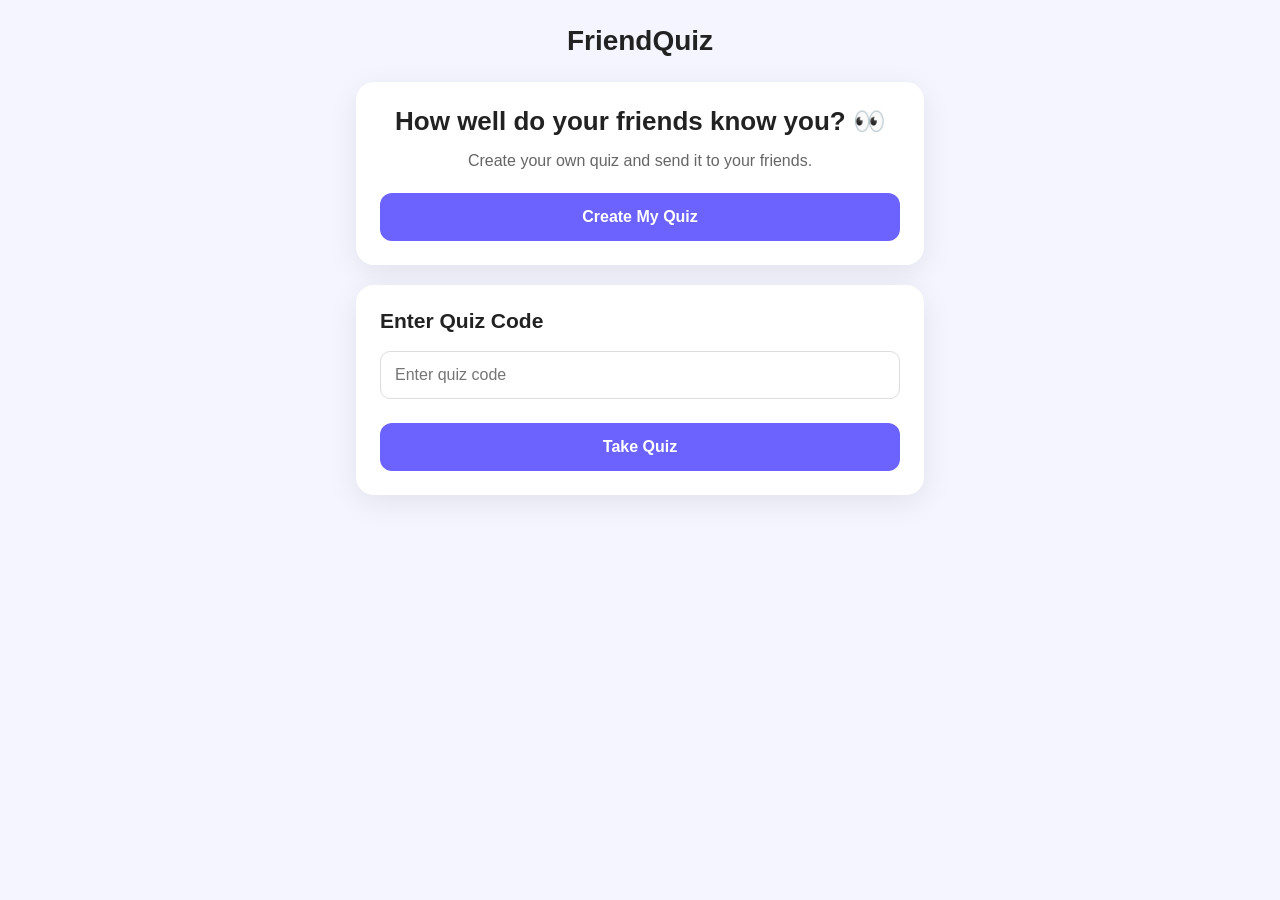
<file: index.html>
<!DOCTYPE html>
<html lang="en">
<head>
  <meta charset="UTF-8">
  <meta name="viewport" content="width=device-width, initial-scale=1.0">
  <title>FriendQuiz</title>
  <link rel="stylesheet" href="style.css">
</head>

<body>

  <div class="container">

    <div class="logo">FriendQuiz</div>

    <div class="card hero">
      <h1>How well do your friends know you? 👀</h1>

      <p>
        Create your own quiz and send it to your friends.
      </p>

      <a href="create.html" class="btn">
        Create My Quiz
      </a>
    </div>

    <div class="card">
      <h2>Enter Quiz Code</h2>

      <input
        type="text"
        id="quizCode"
        placeholder="Enter quiz code"
        maxlength="20"
      >

      <button class="btn" onclick="openQuiz()">
        Take Quiz
      </button>
    </div>

  </div>

  <script>
    function openQuiz() {
      const code = document.getElementById("quizCode").value.trim();

      if (!code) {
        alert("Please enter a quiz code.");
        return;
      }

      window.location.href =
        "quiz.html?code=" + encodeURIComponent(code);
    }
  </script>

</body>
</html>
</file>
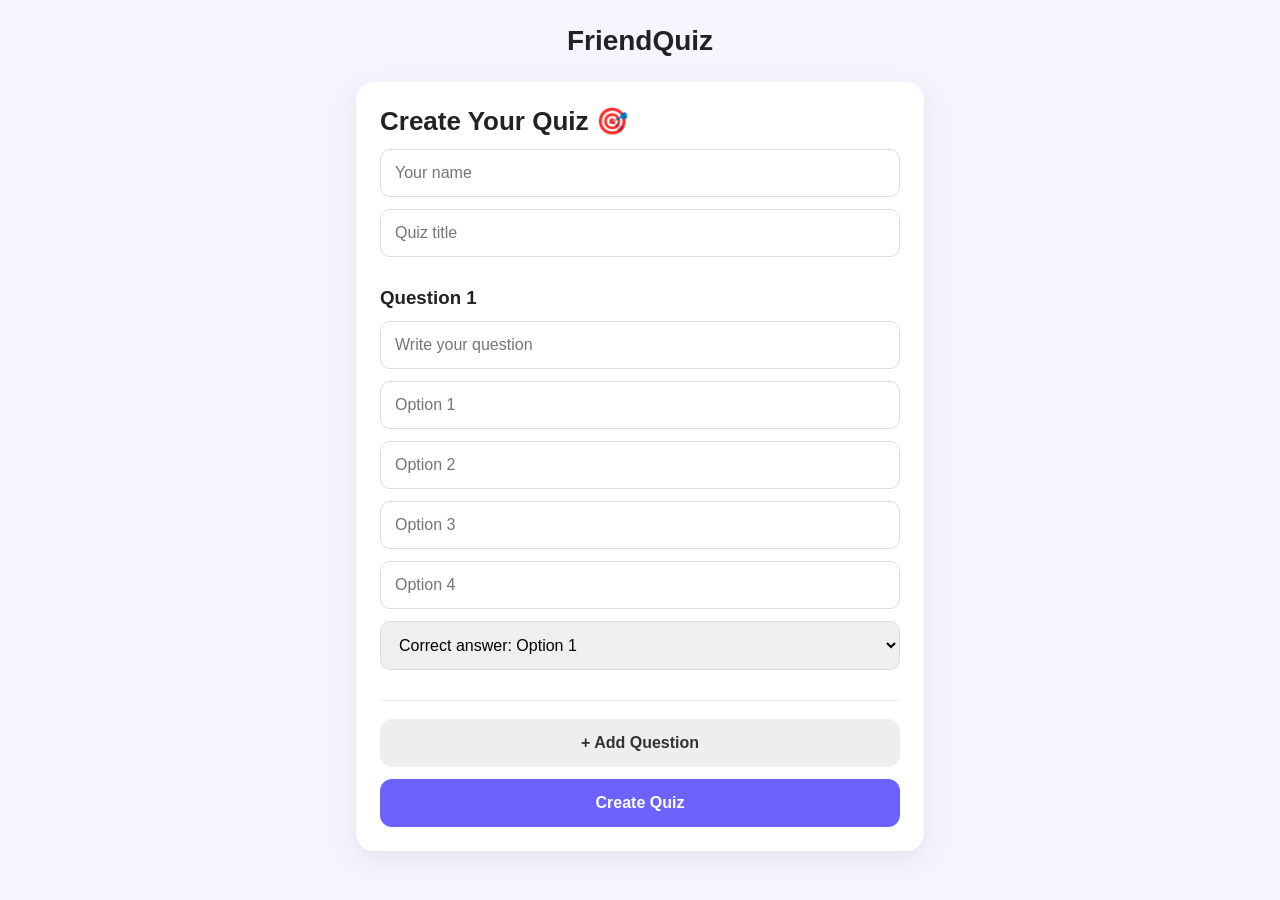
<file: Create.html>
<!DOCTYPE html>
<html lang="en">
<head>
  <meta charset="UTF-8">
  <meta name="viewport" content="width=device-width, initial-scale=1.0">
  <title>Create Quiz - FriendQuiz</title>
  <link rel="stylesheet" href="style.css">
</head>

<body>

  <div class="container">

    <div class="logo">FriendQuiz</div>

    <div class="card">

      <h1>Create Your Quiz 🎯</h1>

      <input
        type="text"
        id="creatorName"
        placeholder="Your name"
        maxlength="40"
      >

      <input
        type="text"
        id="quizTitle"
        placeholder="Quiz title"
        maxlength="100"
      >

      <div id="questionsContainer"></div>

      <button class="btn secondary" onclick="addQuestion()">
        + Add Question
      </button>

      <button class="btn" onclick="createQuiz()">
        Create Quiz
      </button>

    </div>

  </div>

  <script>

    let questionCount = 0;

    function addQuestion() {

      if (questionCount >= 10) {
        alert("Maximum 10 questions allowed.");
        return;
      }

      questionCount++;

      const container =
        document.getElementById("questionsContainer");

      const questionBox =
        document.createElement("div");

      questionBox.className = "question-box";

      questionBox.innerHTML = `

        <h3>Question ${questionCount}</h3>

        <input
          type="text"
          class="question-text"
          placeholder="Write your question"
          maxlength="200"
        >

        <input
          type="text"
          class="option"
          placeholder="Option 1"
          maxlength="100"
        >

        <input
          type="text"
          class="option"
          placeholder="Option 2"
          maxlength="100"
        >

        <input
          type="text"
          class="option"
          placeholder="Option 3"
          maxlength="100"
        >

        <input
          type="text"
          class="option"
          placeholder="Option 4"
          maxlength="100"
        >

        <select class="correct-answer">
          <option value="0">Correct answer: Option 1</option>
          <option value="1">Correct answer: Option 2</option>
          <option value="2">Correct answer: Option 3</option>
          <option value="3">Correct answer: Option 4</option>
        </select>

      `;

      container.appendChild(questionBox);
    }


    function createQuiz() {

      const creatorName =
        document.getElementById("creatorName").value.trim();

      const quizTitle =
        document.getElementById("quizTitle").value.trim();

      if (!creatorName) {
        alert("Please enter your name.");
        return;
      }

      if (!quizTitle) {
        alert("Please enter a quiz title.");
        return;
      }

      const questionBoxes =
        document.querySelectorAll(".question-box");

      if (questionBoxes.length === 0) {
        alert("Please add at least one question.");
        return;
      }

      const questions = [];

      for (const box of questionBoxes) {

        const questionText =
          box.querySelector(".question-text").value.trim();

        const optionInputs =
          box.querySelectorAll(".option");

        const options = [];

        optionInputs.forEach(input => {
          options.push(input.value.trim());
        });

        const correctAnswer =
          Number(
            box.querySelector(".correct-answer").value
          );

        if (!questionText) {
          alert("Please fill all questions.");
          return;
        }

        if (options.some(option => !option)) {
          alert("Please fill all four options.");
          return;
        }

        questions.push({
          question: questionText,
          options: options,
          correctAnswer: correctAnswer
        });
      }


      const code =
        Math.random()
          .toString(36)
          .substring(2, 10)
          .toUpperCase();


      const quiz = {

        code: code,

        creatorName: creatorName,

        title: quizTitle,

        questions: questions,

        createdAt: new Date().toISOString()

      };


      localStorage.setItem(
        "quiz_" + code,
        JSON.stringify(quiz)
      );


      alert(
        "Quiz created successfully!\n\nYour quiz code is: " +
        code
      );


      window.location.href =
        "quiz.html?code=" + code;

    }


    // First question automatically
    addQuestion();

  </script>

</body>
  </html>
</file>
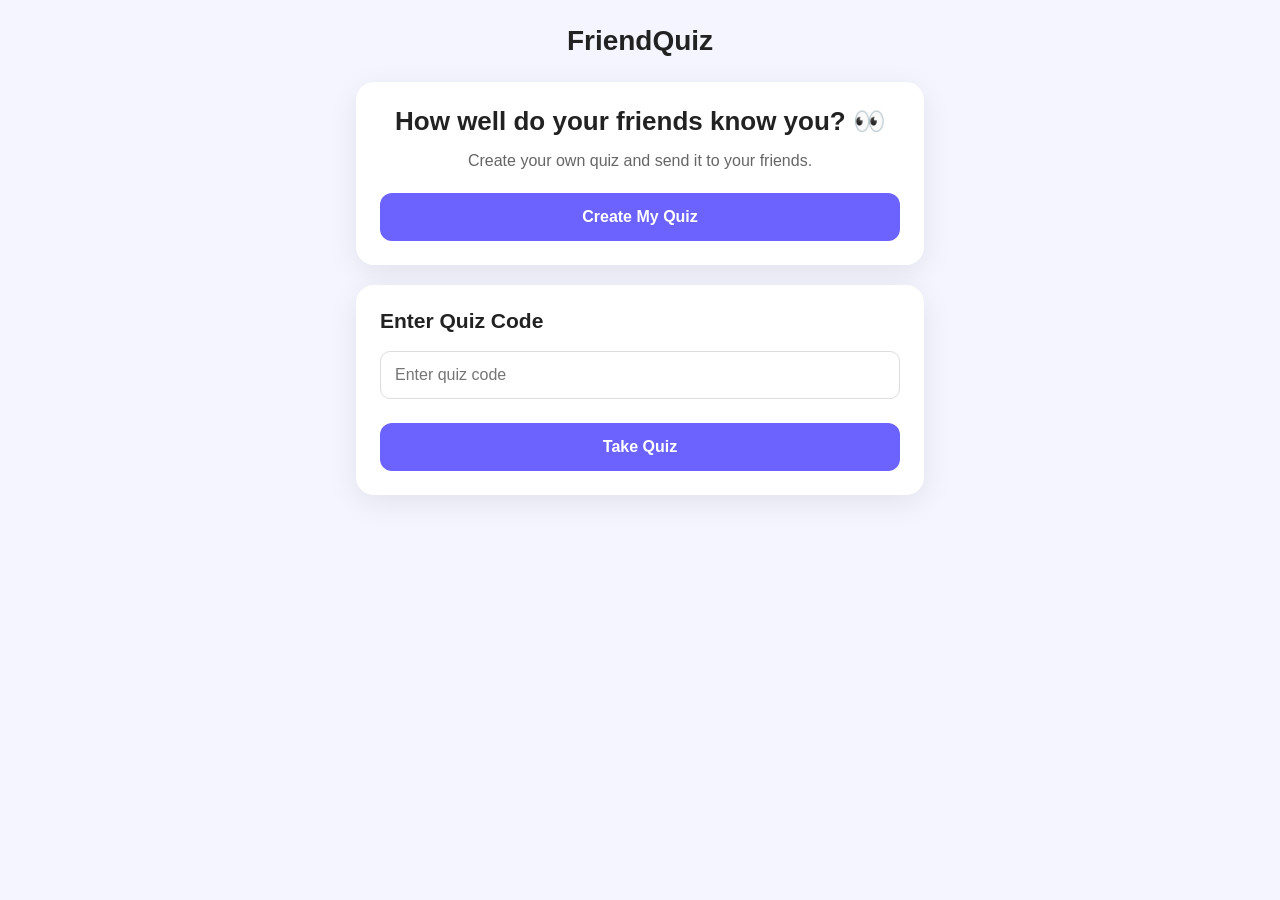
<file: quiz.html>
<!DOCTYPE html>
<html lang="en">
<head>
  <meta charset="UTF-8">
  <meta name="viewport" content="width=device-width, initial-scale=1.0">
  <title>Take Quiz - FriendQuiz</title>
  <link rel="stylesheet" href="style.css">
</head>

<body>

  <div class="container">

    <div class="logo">FriendQuiz</div>

    <!-- NAME SCREEN -->

    <div class="card" id="nameScreen">

      <h1 id="welcomeTitle">
        Welcome 👋
      </h1>

      <p>
        Enter your name to start this quiz.
      </p>

      <input
        type="text"
        id="participantName"
        placeholder="Your name"
        maxlength="40"
      >

      <button class="btn" onclick="startQuiz()">
        Start Quiz 🚀
      </button>

    </div>


    <!-- QUIZ SCREEN -->

    <div class="card hidden" id="quizScreen">

      <h1 id="quizTitle">
        Quiz
      </h1>

      <p id="progress"></p>

      <div id="questionContainer"></div>

      <button
        class="btn"
        id="nextButton"
        onclick="nextQuestion()"
      >
        Next
      </button>

    </div>


    <!-- RESULT SCREEN -->

    <div class="card hidden" id="resultScreen">

      <h1 id="resultTitle">
        Your Result 🎉
      </h1>

      <div class="score" id="scoreText"></div>

      <p id="resultMessage"></p>

      <button
        class="btn"
        onclick="location.href='index.html'"
      >
        Go Home
      </button>

    </div>

  </div>


  <script>

    const params =
      new URLSearchParams(window.location.search);

    const code =
      params.get("code");


    let quiz = null;

    let participantName = "";

    let currentQuestion = 0;

    let score = 0;

    let selectedAnswer = null;


    // Load quiz

    if (!code) {

      alert("Quiz code is missing.");

      window.location.href = "index.html";

    }


    quiz =
      JSON.parse(
        localStorage.getItem("quiz_" + code)
      );


    if (!quiz) {

      alert(
        "Quiz not found. Please check the quiz code."
      );

      window.location.href = "index.html";

    }


    // Show creator/quiz information

    document.getElementById("welcomeTitle").textContent =
      "Welcome to " + quiz.creatorName + "'s Quiz 👋";


    document.getElementById("quizTitle").textContent =
      quiz.title;


    // Start Quiz

    function startQuiz() {

      participantName =
        document
          .getElementById("participantName")
          .value
          .trim();


      if (!participantName) {

        alert("Please enter your name.");

        return;

      }


      document
        .getElementById("nameScreen")
        .classList.add("hidden");


      document
        .getElementById("quizScreen")
        .classList.remove("hidden");


      showQuestion();

    }


    // Show current question

    function showQuestion() {

      const question =
        quiz.questions[currentQuestion];


      selectedAnswer = null;


      document.getElementById("progress").textContent =
        "Question " +
        (currentQuestion + 1) +
        " of " +
        quiz.questions.length;


      const container =
        document.getElementById("questionContainer");


      container.innerHTML = "";


      const questionTitle =
        document.createElement("h2");


      questionTitle.textContent =
        question.question;


      container.appendChild(questionTitle);


      question.options.forEach(
        (option, index) => {

          const button =
            document.createElement("button");


          button.className =
            "option-button";


          button.textContent =
            option;


          button.onclick =
            function() {

              selectAnswer(index, button);

            };


          container.appendChild(button);

        }
      );


      const nextButton =
        document.getElementById("nextButton");


      if (
        currentQuestion ===
        quiz.questions.length - 1
      ) {

        nextButton.textContent =
          "See Result 🎉";

      } else {

        nextButton.textContent =
          "Next";

      }

    }


    // Select answer

    function selectAnswer(index, button) {

      selectedAnswer = index;


      const buttons =
        document.querySelectorAll(
          ".option-button"
        );


      buttons.forEach(
        btn => btn.classList.remove("selected")
      );


      button.classList.add("selected");

    }


    // Next question

    function nextQuestion() {

      if (selectedAnswer === null) {

        alert("Please select an answer.");

        return;

      }


      const correctAnswer =
        quiz.questions[currentQuestion]
          .correctAnswer;


      if (selectedAnswer === correctAnswer) {

        score++;

      }


      currentQuestion++;


      if (
        currentQuestion >=
        quiz.questions.length
      ) {

        showResult();

      } else {

        showQuestion();

      }

    }


    // Show result

    function showResult() {

      document
        .getElementById("quizScreen")
        .classList.add("hidden");


      document
        .getElementById("resultScreen")
        .classList.remove("hidden");


      document.getElementById("resultTitle").textContent =
        participantName + "'s Result 🎉";


      document.getElementById("scoreText").textContent =
        score +
        " / " +
        quiz.questions.length;


      const percentage =
        Math.round(
          (score / quiz.questions.length) * 100
        );


      let message = "";


      if (percentage === 100) {

        message =
          "Perfect score! 🔥 You know them really well!";

      } else if (percentage >= 70) {

        message =
          "Great job! 😎 You know them pretty well.";

      } else if (percentage >= 40) {

        message =
          "Not bad! 😄 But you can know them better.";

      } else {

        message =
          "Oops! 😂 Looks like you need to know them better.";

      }


      document.getElementById("resultMessage").textContent =
        message;

    }

  </script>

</body>
</html>
</file>
<file: style.css>
* {
  box-sizing: border-box;
  margin: 0;
  padding: 0;
}

body {
  font-family: Arial, sans-serif;
  background: #f5f5ff;
  color: #222;
  min-height: 100vh;
}

.container {
  width: 100%;
  max-width: 600px;
  margin: auto;
  padding: 25px 16px;
}

.logo {
  text-align: center;
  font-size: 28px;
  font-weight: bold;
  margin-bottom: 25px;
}

.card {
  background: white;
  border-radius: 18px;
  padding: 24px;
  margin-bottom: 20px;
  box-shadow: 0 8px 30px rgba(0, 0, 0, 0.08);
}

.hero {
  text-align: center;
}

h1 {
  font-size: 26px;
  margin-bottom: 12px;
}

h2 {
  font-size: 21px;
  margin-bottom: 18px;
}

h3 {
  margin-bottom: 12px;
}

p {
  color: #666;
  line-height: 1.5;
  margin-bottom: 20px;
}

input,
select {
  width: 100%;
  padding: 14px;
  margin-bottom: 12px;
  border: 1px solid #ddd;
  border-radius: 10px;
  font-size: 16px;
  outline: none;
}

input:focus,
select:focus {
  border-color: #6c63ff;
}

.btn {
  width: 100%;
  border: none;
  border-radius: 12px;
  padding: 15px;
  background: #6c63ff;
  color: white;
  font-size: 16px;
  font-weight: bold;
  cursor: pointer;
  text-decoration: none;
  display: block;
  text-align: center;
  margin-top: 12px;
}

.btn:hover {
  opacity: 0.9;
}

.secondary {
  background: #eee;
  color: #333;
}

.question-box {
  padding: 18px 0;
  border-bottom: 1px solid #eee;
  margin-bottom: 18px;
}

.option-button {
  display: block;
  width: 100%;
  padding: 15px;
  margin: 10px 0;
  background: white;
  border: 2px solid #ddd;
  border-radius: 12px;
  text-align: left;
  font-size: 16px;
  cursor: pointer;
}

.option-button:hover {
  border-color: #6c63ff;
}

.option-button.selected {
  border-color: #6c63ff;
  background: #eeeeff;
}

.score {
  font-size: 52px;
  font-weight: bold;
  text-align: center;
  margin: 25px 0;
}

.hidden {
  display: none;
}

#progress {
  font-size: 14px;
  font-weight: bold;
  color: #777;
}
</file>
